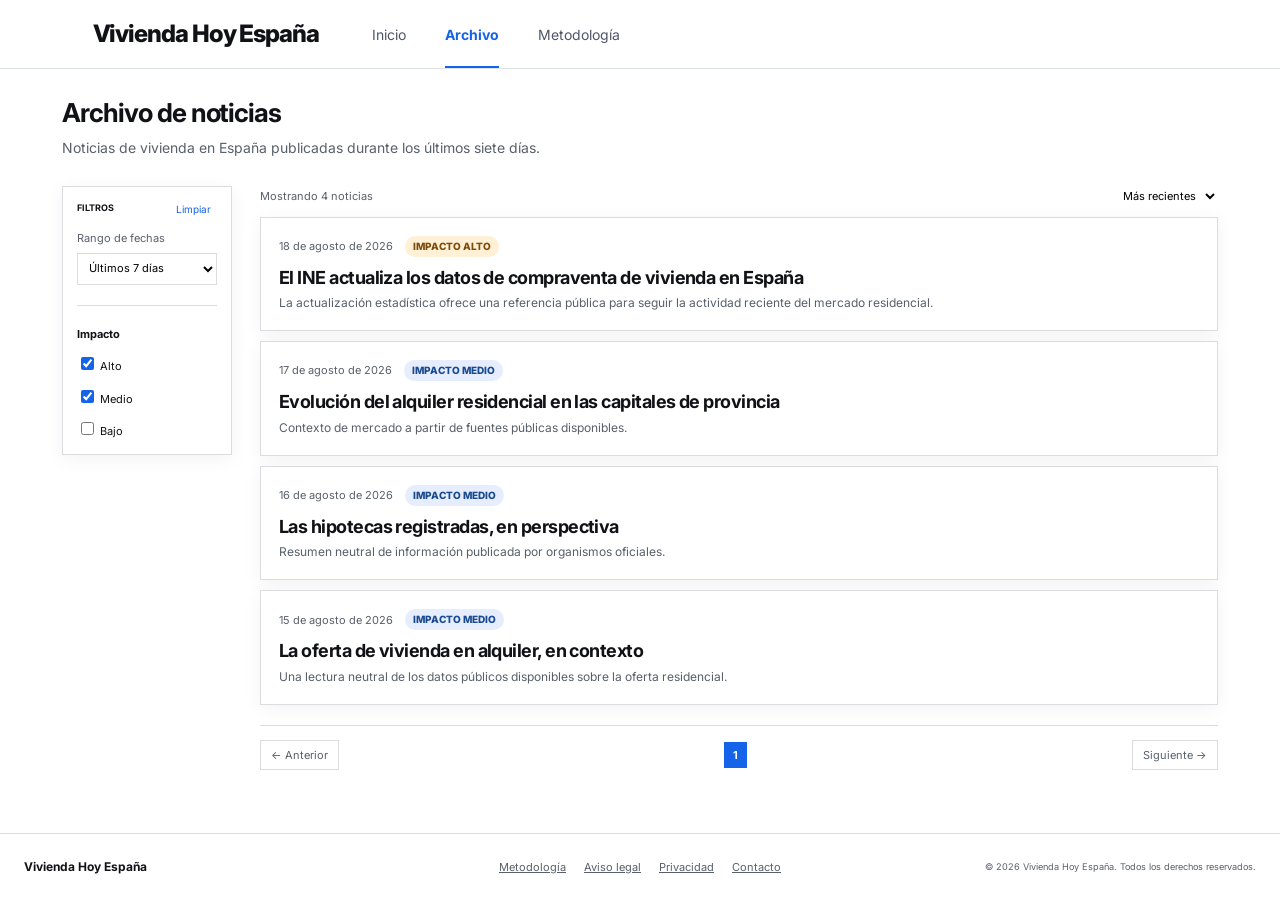
<file: archivo/index.html>
<!DOCTYPE html><html lang="es"><head><meta charset="utf-8"><meta name="viewport" content="width=device-width, initial-scale=1"><meta name="description" content="Vivienda Hoy España: información editorial sobre vivienda."><title>Archivo | Vivienda Hoy España</title><style>@import "https://fonts.googleapis.com/css2?family=Inter:wght@400;500;600;700;800&display=swap";:root{--bg:#fff;--surface:#fff;--surface-muted:#f2f0f2;--ink:#111216;--muted:#59606a;--line:#dedbe0;--blue:#1463e8;--blue-soft:#e5edff;--warning-soft:#fff0d6;--danger-soft:#fde3e2;--shadow:0 4px 18px #0f172a0d}*{box-sizing:border-box}html{background:var(--bg);min-height:100%}body{background:var(--bg);min-width:320px;min-height:100vh;color:var(--ink);flex-direction:column;margin:0;font-family:Inter,system-ui,sans-serif;font-size:14px;line-height:1.5;display:flex}main{flex:1}a{color:inherit;text-decoration:none}button,input,select{font:inherit}.site-header{z-index:20;backdrop-filter:blur(12px);background:#fffffff5;border-bottom:1px solid #dde1e8;position:sticky;top:0}.site-header__inner{align-items:center;gap:53px;width:min(1095px,100% - 48px);height:68px;margin:0 auto;display:flex}.brand{letter-spacing:-.045em;flex:none;font-size:24px;font-weight:800}.main-nav{color:#4e5669;align-self:stretch;align-items:stretch;gap:39px;font-size:14px;display:flex}.main-nav a{border-bottom:2px solid #0000;align-items:center;padding:3px 0 0;display:flex}.main-nav a[aria-current=page]{color:var(--blue);border-color:var(--blue);font-weight:700}.menu-button{color:var(--muted);background:0 0;border:0;margin-left:auto;font-size:20px;display:none}.site-footer{border-top:1px solid var(--line);background:var(--surface);margin-top:48px}.site-footer__inner{max-width:1280px;color:var(--muted);grid-template-columns:1fr auto 1fr;align-items:center;gap:20px;margin:0 auto;padding:24px;font-size:11px;display:grid}.site-footer strong{color:var(--ink);font-size:12px}.site-footer nav{gap:18px;text-decoration:underline;display:flex}.site-footer small{text-align:right}.page-shell{width:min(1556px,100% - 124px);margin:0 auto}.card{background:var(--surface);border:1px solid var(--line);box-shadow:var(--shadow)}.eyebrow{color:var(--blue);letter-spacing:.06em;text-transform:uppercase;font-size:10px;font-weight:700}.impact{text-transform:uppercase;border-radius:999px;padding:3px 8px;font-size:10px;font-weight:800;display:inline-flex}.impact--alto{background:var(--warning-soft);color:#7d4c0a}.impact--medio{background:var(--blue-soft);color:#19498e}@media (width<=720px){.site-header__inner{width:calc(100% - 32px);height:62px}.brand{font-size:16px}.main-nav{display:none}.menu-button{display:block}.site-footer__inner{text-align:center;grid-template-columns:1fr;padding:28px 16px}.site-footer nav{flex-wrap:wrap;justify-content:center}.site-footer small{text-align:center}.page-shell{width:calc(100% - 32px)}.detail__grid{grid-template-columns:minmax(0,1fr)!important}.detail__article{min-width:0}}
</style><style>.article-card[data-astro-cid-7ahxywo7]{background:var(--surface);border:1px solid var(--line);box-shadow:var(--shadow);padding:18px}.article-card__meta[data-astro-cid-7ahxywo7]{color:var(--muted);align-items:center;gap:12px;font-size:11px;display:flex}h2[data-astro-cid-7ahxywo7]{letter-spacing:-.03em;margin:10px 0 6px;font-size:18px;line-height:1.2}h2[data-astro-cid-7ahxywo7] a[data-astro-cid-7ahxywo7]:hover{color:var(--blue)}p[data-astro-cid-7ahxywo7]{color:var(--muted);margin:0;font-size:12px}.archive[data-astro-cid-bdkkizbp]{padding-top:24px}.archive__intro[data-astro-cid-bdkkizbp]{margin-bottom:28px}h1[data-astro-cid-bdkkizbp]{letter-spacing:-.04em;margin:0;font-size:26px}.archive__intro[data-astro-cid-bdkkizbp] p[data-astro-cid-bdkkizbp]{color:var(--muted);margin:5px 0 0}.archive__grid[data-astro-cid-bdkkizbp]{grid-template-columns:170px 1fr;gap:28px;display:grid}.filters[data-astro-cid-bdkkizbp]{align-self:start;padding:14px;font-size:11px}.filters__title[data-astro-cid-bdkkizbp]{justify-content:space-between;margin-bottom:12px;font-size:9px;display:flex}.filters[data-astro-cid-bdkkizbp] button[data-astro-cid-bdkkizbp]{color:var(--blue);background:0 0;border:0;font-size:10px}.filters[data-astro-cid-bdkkizbp] label[data-astro-cid-bdkkizbp]{color:var(--muted);margin-top:12px;display:block}.filters[data-astro-cid-bdkkizbp] select[data-astro-cid-bdkkizbp]{border:1px solid var(--line);background:var(--surface);width:100%;margin-top:6px;padding:7px;font-size:11px;display:block}.filters[data-astro-cid-bdkkizbp] hr[data-astro-cid-bdkkizbp]{border:0;border-top:1px solid var(--line);margin:20px 0}.filters[data-astro-cid-bdkkizbp] label[data-astro-cid-bdkkizbp]:has(input){color:var(--ink)}input[data-astro-cid-bdkkizbp]{accent-color:var(--blue)}.archive__sort[data-astro-cid-bdkkizbp]{color:var(--muted);justify-content:space-between;margin:2px 0 12px;font-size:11px;display:flex}.archive__sort[data-astro-cid-bdkkizbp] select[data-astro-cid-bdkkizbp]{background:0 0;border:0;font-size:11px}.archive__list[data-astro-cid-bdkkizbp]{gap:10px;display:grid}.pagination[data-astro-cid-bdkkizbp]{border-top:1px solid var(--line);justify-content:space-between;align-items:center;margin-top:20px;padding-top:14px;display:flex}.pagination[data-astro-cid-bdkkizbp] button[data-astro-cid-bdkkizbp]{border:1px solid var(--line);background:var(--surface);color:var(--muted);padding:6px 10px;font-size:11px}.pagination[data-astro-cid-bdkkizbp] strong[data-astro-cid-bdkkizbp]{background:var(--blue);color:#fff;padding:5px 9px;font-size:11px}@media (width<=720px){.archive__grid[data-astro-cid-bdkkizbp]{grid-template-columns:1fr}.filters[data-astro-cid-bdkkizbp]{display:none}}
</style></head><body><header class="site-header"><div class="site-header__inner"><a class="brand" href="/viviendahoyespana/">Vivienda Hoy España</a><nav aria-label="Navegación principal" class="main-nav"><a href="/viviendahoyespana/">Inicio</a><a aria-current="page" href="/viviendahoyespana/archivo/">Archivo</a><a href="/viviendahoyespana/metodologia/">Metodología</a></nav><button class="menu-button" aria-label="Abrir menú" type="button"><span aria-hidden="true">☰</span></button></div></header><main><div class="page-shell archive" data-astro-cid-bdkkizbp><header class="archive__intro" data-astro-cid-bdkkizbp><h1 data-astro-cid-bdkkizbp>Archivo de noticias</h1><p data-astro-cid-bdkkizbp>Noticias de vivienda en España publicadas durante los últimos siete días.</p></header><div class="archive__grid" data-astro-cid-bdkkizbp><aside class="filters card" data-astro-cid-bdkkizbp><div class="filters__title" data-astro-cid-bdkkizbp><strong data-astro-cid-bdkkizbp>FILTROS</strong><button type="button" data-astro-cid-bdkkizbp>Limpiar</button></div><label data-astro-cid-bdkkizbp>Rango de fechas<select data-astro-cid-bdkkizbp><option data-astro-cid-bdkkizbp>Últimos 7 días</option></select></label><hr data-astro-cid-bdkkizbp><strong data-astro-cid-bdkkizbp>Impacto</strong><label data-astro-cid-bdkkizbp><input type="checkbox" checked data-astro-cid-bdkkizbp> Alto</label><label data-astro-cid-bdkkizbp><input type="checkbox" checked data-astro-cid-bdkkizbp> Medio</label><label data-astro-cid-bdkkizbp><input type="checkbox" data-astro-cid-bdkkizbp> Bajo</label></aside><section data-astro-cid-bdkkizbp><div class="archive__sort" data-astro-cid-bdkkizbp><span data-astro-cid-bdkkizbp>Mostrando 4 noticias</span><select data-astro-cid-bdkkizbp><option data-astro-cid-bdkkizbp>Más recientes</option><option data-astro-cid-bdkkizbp>Mayor impacto</option></select></div><div class="archive__list" data-astro-cid-bdkkizbp><article class="article-card" data-astro-cid-7ahxywo7><div class="article-card__meta" data-astro-cid-7ahxywo7><time datetime="2026-08-18" data-astro-cid-7ahxywo7>18 de agosto de 2026</time><span class="impact impact--alto">Impacto alto</span></div><h2 data-astro-cid-7ahxywo7><a href="/viviendahoyespana/noticias/compraventa-vivienda-espana/" data-astro-cid-7ahxywo7>El INE actualiza los datos de compraventa de vivienda en España</a></h2><p data-astro-cid-7ahxywo7>La actualización estadística ofrece una referencia pública para seguir la actividad reciente del mercado residencial.</p></article><article class="article-card" data-astro-cid-7ahxywo7><div class="article-card__meta" data-astro-cid-7ahxywo7><time datetime="2026-08-17" data-astro-cid-7ahxywo7>17 de agosto de 2026</time><span class="impact impact--medio">Impacto medio</span></div><h2 data-astro-cid-7ahxywo7><a href="/viviendahoyespana/noticias/alquiler-capitales-provincia/" data-astro-cid-7ahxywo7>Evolución del alquiler residencial en las capitales de provincia</a></h2><p data-astro-cid-7ahxywo7>Contexto de mercado a partir de fuentes públicas disponibles.</p></article><article class="article-card" data-astro-cid-7ahxywo7><div class="article-card__meta" data-astro-cid-7ahxywo7><time datetime="2026-08-16" data-astro-cid-7ahxywo7>16 de agosto de 2026</time><span class="impact impact--medio">Impacto medio</span></div><h2 data-astro-cid-7ahxywo7><a href="/viviendahoyespana/noticias/hipotecas-registradas-perspectiva/" data-astro-cid-7ahxywo7>Las hipotecas registradas, en perspectiva</a></h2><p data-astro-cid-7ahxywo7>Resumen neutral de información publicada por organismos oficiales.</p></article><article class="article-card" data-astro-cid-7ahxywo7><div class="article-card__meta" data-astro-cid-7ahxywo7><time datetime="2026-08-15" data-astro-cid-7ahxywo7>15 de agosto de 2026</time><span class="impact impact--medio">Impacto medio</span></div><h2 data-astro-cid-7ahxywo7><a href="/viviendahoyespana/noticias/vivienda-alquiler-oferta-contexto/" data-astro-cid-7ahxywo7>La oferta de vivienda en alquiler, en contexto</a></h2><p data-astro-cid-7ahxywo7>Una lectura neutral de los datos públicos disponibles sobre la oferta residencial.</p></article></div><nav class="pagination" aria-label="Paginación" data-astro-cid-bdkkizbp><button disabled data-astro-cid-bdkkizbp>← Anterior</button><strong data-astro-cid-bdkkizbp>1</strong><button data-astro-cid-bdkkizbp>Siguiente →</button></nav></section></div></div></main><footer class="site-footer"><div class="site-footer__inner"><strong>Vivienda Hoy España</strong><nav aria-label="Enlaces del pie"><a href="/viviendahoyespana/metodologia/">Metodología</a><a href="#">Aviso legal</a><a href="#">Privacidad</a><a href="#">Contacto</a></nav><small>© 2026 Vivienda Hoy España. Todos los derechos reservados.</small></div></footer></body></html>
</file>
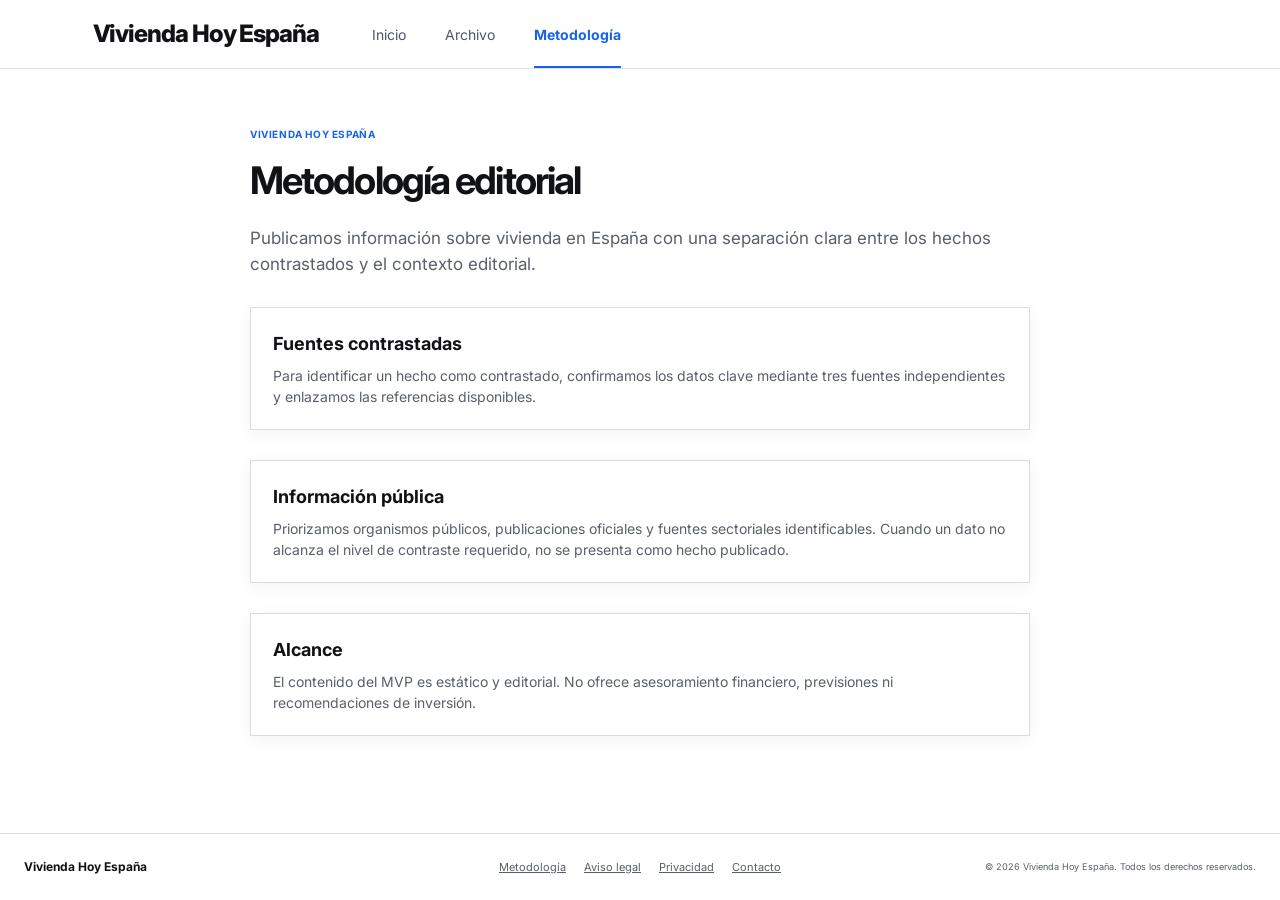
<file: metodologia/index.html>
<!DOCTYPE html><html lang="es"><head><meta charset="utf-8"><meta name="viewport" content="width=device-width, initial-scale=1"><meta name="description" content="Vivienda Hoy España: información editorial sobre vivienda."><title>Metodología | Vivienda Hoy España</title><style>@import "https://fonts.googleapis.com/css2?family=Inter:wght@400;500;600;700;800&display=swap";:root{--bg:#fff;--surface:#fff;--surface-muted:#f2f0f2;--ink:#111216;--muted:#59606a;--line:#dedbe0;--blue:#1463e8;--blue-soft:#e5edff;--warning-soft:#fff0d6;--danger-soft:#fde3e2;--shadow:0 4px 18px #0f172a0d}*{box-sizing:border-box}html{background:var(--bg);min-height:100%}body{background:var(--bg);min-width:320px;min-height:100vh;color:var(--ink);flex-direction:column;margin:0;font-family:Inter,system-ui,sans-serif;font-size:14px;line-height:1.5;display:flex}main{flex:1}a{color:inherit;text-decoration:none}button,input,select{font:inherit}.site-header{z-index:20;backdrop-filter:blur(12px);background:#fffffff5;border-bottom:1px solid #dde1e8;position:sticky;top:0}.site-header__inner{align-items:center;gap:53px;width:min(1095px,100% - 48px);height:68px;margin:0 auto;display:flex}.brand{letter-spacing:-.045em;flex:none;font-size:24px;font-weight:800}.main-nav{color:#4e5669;align-self:stretch;align-items:stretch;gap:39px;font-size:14px;display:flex}.main-nav a{border-bottom:2px solid #0000;align-items:center;padding:3px 0 0;display:flex}.main-nav a[aria-current=page]{color:var(--blue);border-color:var(--blue);font-weight:700}.menu-button{color:var(--muted);background:0 0;border:0;margin-left:auto;font-size:20px;display:none}.site-footer{border-top:1px solid var(--line);background:var(--surface);margin-top:48px}.site-footer__inner{max-width:1280px;color:var(--muted);grid-template-columns:1fr auto 1fr;align-items:center;gap:20px;margin:0 auto;padding:24px;font-size:11px;display:grid}.site-footer strong{color:var(--ink);font-size:12px}.site-footer nav{gap:18px;text-decoration:underline;display:flex}.site-footer small{text-align:right}.page-shell{width:min(1556px,100% - 124px);margin:0 auto}.card{background:var(--surface);border:1px solid var(--line);box-shadow:var(--shadow)}.eyebrow{color:var(--blue);letter-spacing:.06em;text-transform:uppercase;font-size:10px;font-weight:700}.impact{text-transform:uppercase;border-radius:999px;padding:3px 8px;font-size:10px;font-weight:800;display:inline-flex}.impact--alto{background:var(--warning-soft);color:#7d4c0a}.impact--medio{background:var(--blue-soft);color:#19498e}@media (width<=720px){.site-header__inner{width:calc(100% - 32px);height:62px}.brand{font-size:16px}.main-nav{display:none}.menu-button{display:block}.site-footer__inner{text-align:center;grid-template-columns:1fr;padding:28px 16px}.site-footer nav{flex-wrap:wrap;justify-content:center}.site-footer small{text-align:center}.page-shell{width:calc(100% - 32px)}.detail__grid{grid-template-columns:minmax(0,1fr)!important}.detail__article{min-width:0}}
</style><style>.methodology[data-astro-cid-zdd7e4ly]{max-width:780px;padding-top:48px}h1[data-astro-cid-zdd7e4ly]{letter-spacing:-.05em;margin:5px 0 12px;font-size:38px}.lead[data-astro-cid-zdd7e4ly]{color:var(--muted);font-size:17px}section[data-astro-cid-zdd7e4ly]{border:1px solid var(--line);background:var(--surface);box-shadow:var(--shadow);margin-top:30px;padding:22px}h2[data-astro-cid-zdd7e4ly]{margin:0 0 8px;font-size:18px}section[data-astro-cid-zdd7e4ly] p[data-astro-cid-zdd7e4ly]{color:var(--muted);margin:0}@media (width<=520px){.methodology[data-astro-cid-zdd7e4ly]{padding-top:30px}h1[data-astro-cid-zdd7e4ly]{font-size:30px}}
</style></head><body><header class="site-header"><div class="site-header__inner"><a class="brand" href="/viviendahoyespana/">Vivienda Hoy España</a><nav aria-label="Navegación principal" class="main-nav"><a href="/viviendahoyespana/">Inicio</a><a href="/viviendahoyespana/archivo/">Archivo</a><a aria-current="page" href="/viviendahoyespana/metodologia/">Metodología</a></nav><button class="menu-button" aria-label="Abrir menú" type="button"><span aria-hidden="true">☰</span></button></div></header><main><article class="page-shell methodology" data-astro-cid-zdd7e4ly><p class="eyebrow" data-astro-cid-zdd7e4ly>Vivienda Hoy España</p><h1 data-astro-cid-zdd7e4ly>Metodología editorial</h1><p class="lead" data-astro-cid-zdd7e4ly>Publicamos información sobre vivienda en España con una separación clara entre los hechos contrastados y el contexto editorial.</p><section data-astro-cid-zdd7e4ly><h2 data-astro-cid-zdd7e4ly>Fuentes contrastadas</h2><p data-astro-cid-zdd7e4ly>Para identificar un hecho como contrastado, confirmamos los datos clave mediante tres fuentes independientes y enlazamos las referencias disponibles.</p></section><section data-astro-cid-zdd7e4ly><h2 data-astro-cid-zdd7e4ly>Información pública</h2><p data-astro-cid-zdd7e4ly>Priorizamos organismos públicos, publicaciones oficiales y fuentes sectoriales identificables. Cuando un dato no alcanza el nivel de contraste requerido, no se presenta como hecho publicado.</p></section><section data-astro-cid-zdd7e4ly><h2 data-astro-cid-zdd7e4ly>Alcance</h2><p data-astro-cid-zdd7e4ly>El contenido del MVP es estático y editorial. No ofrece asesoramiento financiero, previsiones ni recomendaciones de inversión.</p></section></article></main><footer class="site-footer"><div class="site-footer__inner"><strong>Vivienda Hoy España</strong><nav aria-label="Enlaces del pie"><a href="/viviendahoyespana/metodologia/">Metodología</a><a href="#">Aviso legal</a><a href="#">Privacidad</a><a href="#">Contacto</a></nav><small>© 2026 Vivienda Hoy España. Todos los derechos reservados.</small></div></footer></body></html>
</file>
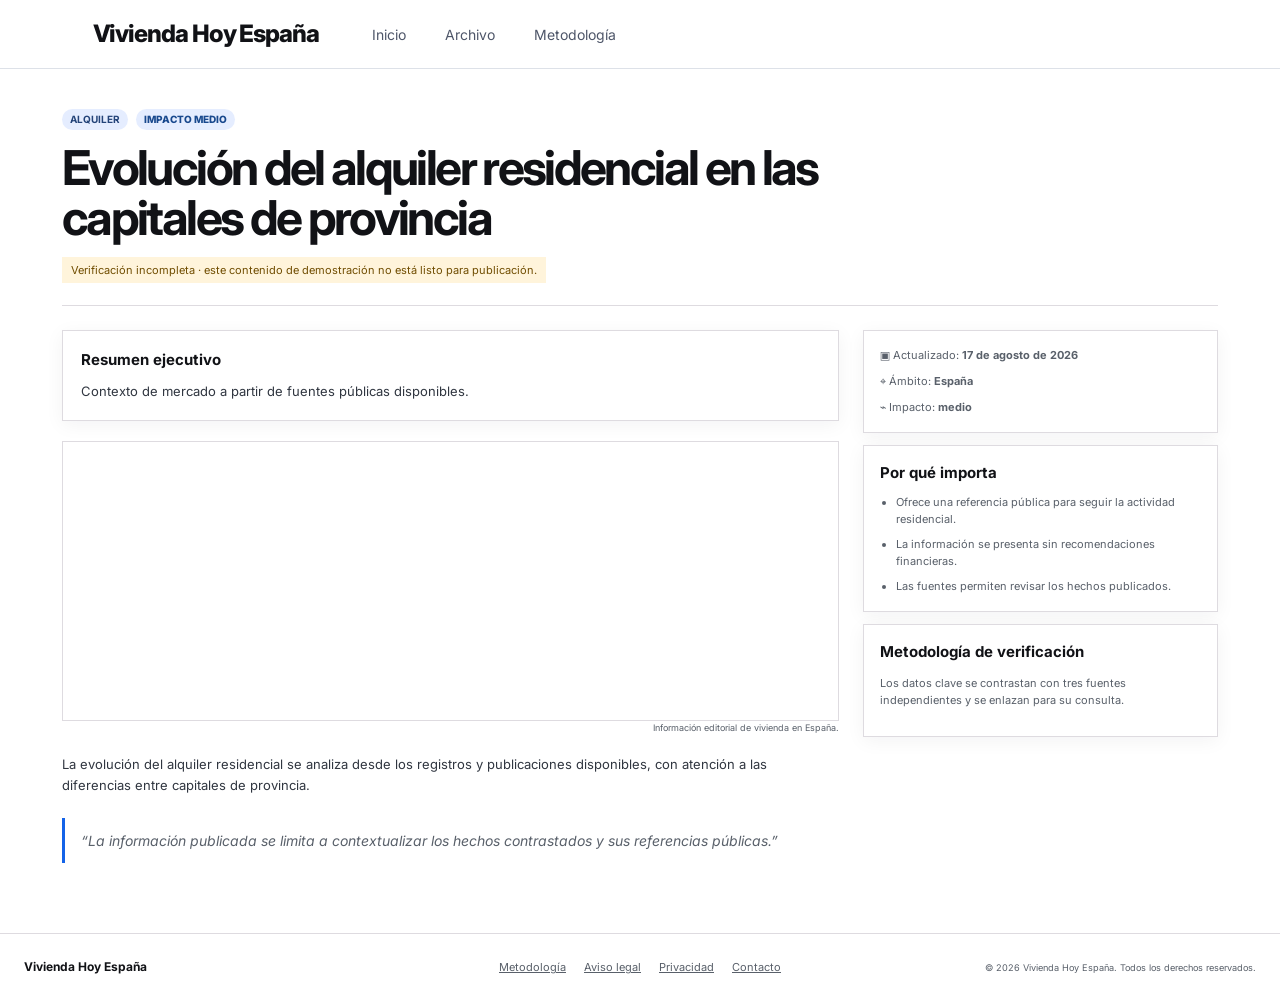
<file: noticias/alquiler-capitales-provincia/index.html>
<!DOCTYPE html><html lang="es"><head><meta charset="utf-8"><meta name="viewport" content="width=device-width, initial-scale=1"><meta name="description" content="Vivienda Hoy España: información editorial sobre vivienda."><title>Evolución del alquiler residencial en las capitales de provincia | Vivienda Hoy España</title><style>@import "https://fonts.googleapis.com/css2?family=Inter:wght@400;500;600;700;800&display=swap";:root{--bg:#fff;--surface:#fff;--surface-muted:#f2f0f2;--ink:#111216;--muted:#59606a;--line:#dedbe0;--blue:#1463e8;--blue-soft:#e5edff;--warning-soft:#fff0d6;--danger-soft:#fde3e2;--shadow:0 4px 18px #0f172a0d}*{box-sizing:border-box}html{background:var(--bg);min-height:100%}body{background:var(--bg);min-width:320px;min-height:100vh;color:var(--ink);flex-direction:column;margin:0;font-family:Inter,system-ui,sans-serif;font-size:14px;line-height:1.5;display:flex}main{flex:1}a{color:inherit;text-decoration:none}button,input,select{font:inherit}.site-header{z-index:20;backdrop-filter:blur(12px);background:#fffffff5;border-bottom:1px solid #dde1e8;position:sticky;top:0}.site-header__inner{align-items:center;gap:53px;width:min(1095px,100% - 48px);height:68px;margin:0 auto;display:flex}.brand{letter-spacing:-.045em;flex:none;font-size:24px;font-weight:800}.main-nav{color:#4e5669;align-self:stretch;align-items:stretch;gap:39px;font-size:14px;display:flex}.main-nav a{border-bottom:2px solid #0000;align-items:center;padding:3px 0 0;display:flex}.main-nav a[aria-current=page]{color:var(--blue);border-color:var(--blue);font-weight:700}.menu-button{color:var(--muted);background:0 0;border:0;margin-left:auto;font-size:20px;display:none}.site-footer{border-top:1px solid var(--line);background:var(--surface);margin-top:48px}.site-footer__inner{max-width:1280px;color:var(--muted);grid-template-columns:1fr auto 1fr;align-items:center;gap:20px;margin:0 auto;padding:24px;font-size:11px;display:grid}.site-footer strong{color:var(--ink);font-size:12px}.site-footer nav{gap:18px;text-decoration:underline;display:flex}.site-footer small{text-align:right}.page-shell{width:min(1556px,100% - 124px);margin:0 auto}.card{background:var(--surface);border:1px solid var(--line);box-shadow:var(--shadow)}.eyebrow{color:var(--blue);letter-spacing:.06em;text-transform:uppercase;font-size:10px;font-weight:700}.impact{text-transform:uppercase;border-radius:999px;padding:3px 8px;font-size:10px;font-weight:800;display:inline-flex}.impact--alto{background:var(--warning-soft);color:#7d4c0a}.impact--medio{background:var(--blue-soft);color:#19498e}@media (width<=720px){.site-header__inner{width:calc(100% - 32px);height:62px}.brand{font-size:16px}.main-nav{display:none}.menu-button{display:block}.site-footer__inner{text-align:center;grid-template-columns:1fr;padding:28px 16px}.site-footer nav{flex-wrap:wrap;justify-content:center}.site-footer small{text-align:center}.page-shell{width:calc(100% - 32px)}.detail__grid{grid-template-columns:minmax(0,1fr)!important}.detail__article{min-width:0}}
</style><style>.sources[data-astro-cid-mypmud72]{border-top:1px solid var(--line);margin-top:42px;padding-top:22px}h2[data-astro-cid-mypmud72]{margin:0 0 4px;font-size:15px}p[data-astro-cid-mypmud72]{color:var(--muted);margin:0 0 16px;font-size:12px}.sources__table-wrap[data-astro-cid-mypmud72]{border:1px solid var(--line);overflow-x:auto}table[data-astro-cid-mypmud72]{border-collapse:collapse;background:var(--surface);width:100%;min-width:620px;font-size:11px}th[data-astro-cid-mypmud72]{background:var(--surface-muted);text-align:left;font-weight:700}th[data-astro-cid-mypmud72],td[data-astro-cid-mypmud72]{border-bottom:1px solid var(--line);padding:11px 10px}tr[data-astro-cid-mypmud72]:last-child td[data-astro-cid-mypmud72]{border-bottom:0}a[data-astro-cid-mypmud72]{color:var(--blue);font-weight:600}.detail[data-astro-cid-rtrzjwax]{padding-top:22px}.detail__header[data-astro-cid-rtrzjwax]{border-bottom:1px solid var(--line);padding:18px 0 22px}.detail__tags[data-astro-cid-rtrzjwax]{color:#244479;text-transform:uppercase;align-items:center;gap:8px;font-size:10px;font-weight:700;display:flex}.detail__tags[data-astro-cid-rtrzjwax]>span[data-astro-cid-rtrzjwax]{background:var(--blue-soft);border-radius:999px;padding:3px 8px}.verification-pending[data-astro-cid-rtrzjwax]{color:#704d00;background:#fff4db;margin:0;padding:5px 9px;font-size:11px;display:inline-block}h1[data-astro-cid-rtrzjwax]{letter-spacing:-.055em;max-width:850px;margin:13px 0;font-size:clamp(31px,4vw,48px);line-height:1.05}.verified[data-astro-cid-rtrzjwax]{background:var(--blue-soft);color:#183d79;margin:0;padding:5px 9px;font-size:11px;display:inline-block}.detail__grid[data-astro-cid-rtrzjwax]{grid-template-columns:minmax(0,1.75fr) minmax(250px,.8fr);gap:24px;padding-top:24px;display:grid}.summary[data-astro-cid-rtrzjwax]{padding:18px}h2[data-astro-cid-rtrzjwax]{margin:0 0 9px;font-size:15px}.summary[data-astro-cid-rtrzjwax] p[data-astro-cid-rtrzjwax],.detail__article[data-astro-cid-rtrzjwax]>p[data-astro-cid-rtrzjwax]{color:#303640;margin:0;font-size:13px;line-height:1.62}figure[data-astro-cid-rtrzjwax]{margin:20px 0}.article-image[data-astro-cid-rtrzjwax]{border:1px solid var(--line);background:url(https://images.unsplash.com/photo-1497366811353-6870744d04b2?auto=format&fit=crop&w=1400&q=80) 50%/cover;height:280px}figcaption[data-astro-cid-rtrzjwax]{color:var(--muted);text-align:right;font-size:9px}.detail__article[data-astro-cid-rtrzjwax]>p[data-astro-cid-rtrzjwax]{margin:18px 0}blockquote[data-astro-cid-rtrzjwax]{border-left:3px solid var(--blue);color:var(--muted);margin:22px 0;padding:12px 16px;font-style:italic}.detail__aside[data-astro-cid-rtrzjwax]{align-content:start;gap:12px;display:grid}.detail__aside[data-astro-cid-rtrzjwax] section[data-astro-cid-rtrzjwax]{padding:16px}.facts[data-astro-cid-rtrzjwax] p[data-astro-cid-rtrzjwax]{color:var(--muted);margin:0 0 9px;font-size:11px}.facts[data-astro-cid-rtrzjwax] p[data-astro-cid-rtrzjwax]:last-child{margin:0}.detail__aside[data-astro-cid-rtrzjwax] p[data-astro-cid-rtrzjwax],li[data-astro-cid-rtrzjwax]{color:var(--muted);font-size:11px;line-height:1.55}ul[data-astro-cid-rtrzjwax]{margin:0;padding-left:16px}li[data-astro-cid-rtrzjwax]+li[data-astro-cid-rtrzjwax]{margin-top:8px}@media (width<=760px){.detail[data-astro-cid-rtrzjwax]{padding-top:8px}.detail__grid[data-astro-cid-rtrzjwax]{grid-template-columns:1fr}.detail__aside[data-astro-cid-rtrzjwax]{order:-1}.detail__aside[data-astro-cid-rtrzjwax] section[data-astro-cid-rtrzjwax]:not(:first-child){display:none}.article-image[data-astro-cid-rtrzjwax]{height:240px}}
</style></head><body><header class="site-header"><div class="site-header__inner"><a class="brand" href="/viviendahoyespana/">Vivienda Hoy España</a><nav aria-label="Navegación principal" class="main-nav"><a href="/viviendahoyespana/">Inicio</a><a href="/viviendahoyespana/archivo/">Archivo</a><a href="/viviendahoyespana/metodologia/">Metodología</a></nav><button class="menu-button" aria-label="Abrir menú" type="button"><span aria-hidden="true">☰</span></button></div></header><main><div class="page-shell detail" data-astro-cid-rtrzjwax><header class="detail__header" data-astro-cid-rtrzjwax><div class="detail__tags" data-astro-cid-rtrzjwax><span data-astro-cid-rtrzjwax>Alquiler</span><span class="impact impact--medio">Impacto medio</span></div><h1 data-astro-cid-rtrzjwax>Evolución del alquiler residencial en las capitales de provincia</h1><p class="verification-pending" data-astro-cid-rtrzjwax>Verificación incompleta · este contenido de demostración no está listo para publicación.</p></header><div class="detail__grid" data-astro-cid-rtrzjwax><article class="detail__article" data-astro-cid-rtrzjwax><section class="summary card" data-astro-cid-rtrzjwax><h2 data-astro-cid-rtrzjwax>Resumen ejecutivo</h2><p data-astro-cid-rtrzjwax>Contexto de mercado a partir de fuentes públicas disponibles.</p></section><figure data-astro-cid-rtrzjwax><div class="article-image" data-astro-cid-rtrzjwax></div><figcaption data-astro-cid-rtrzjwax>Información editorial de vivienda en España.</figcaption></figure><p data-astro-cid-rtrzjwax>La evolución del alquiler residencial se analiza desde los registros y publicaciones disponibles, con atención a las diferencias entre capitales de provincia.</p><blockquote data-astro-cid-rtrzjwax>“La información publicada se limita a contextualizar los hechos contrastados y sus referencias públicas.”</blockquote></article><aside class="detail__aside" data-astro-cid-rtrzjwax><section class="card facts" data-astro-cid-rtrzjwax><p data-astro-cid-rtrzjwax>▣ Actualizado: <strong data-astro-cid-rtrzjwax>17 de agosto de 2026</strong></p><p data-astro-cid-rtrzjwax>⌖ Ámbito: <strong data-astro-cid-rtrzjwax>España</strong></p><p data-astro-cid-rtrzjwax>⌁ Impacto: <strong data-astro-cid-rtrzjwax>medio</strong></p></section><section class="card" data-astro-cid-rtrzjwax><h2 data-astro-cid-rtrzjwax>Por qué importa</h2><ul data-astro-cid-rtrzjwax><li data-astro-cid-rtrzjwax>Ofrece una referencia pública para seguir la actividad residencial.</li><li data-astro-cid-rtrzjwax>La información se presenta sin recomendaciones financieras.</li><li data-astro-cid-rtrzjwax>Las fuentes permiten revisar los hechos publicados.</li></ul></section><section class="card" data-astro-cid-rtrzjwax><h2 data-astro-cid-rtrzjwax>Metodología de verificación</h2><p data-astro-cid-rtrzjwax>Los datos clave se contrastan con tres fuentes independientes y se enlazan para su consulta.</p></section></aside></div></div></main><footer class="site-footer"><div class="site-footer__inner"><strong>Vivienda Hoy España</strong><nav aria-label="Enlaces del pie"><a href="/viviendahoyespana/metodologia/">Metodología</a><a href="#">Aviso legal</a><a href="#">Privacidad</a><a href="#">Contacto</a></nav><small>© 2026 Vivienda Hoy España. Todos los derechos reservados.</small></div></footer></body></html>
</file>
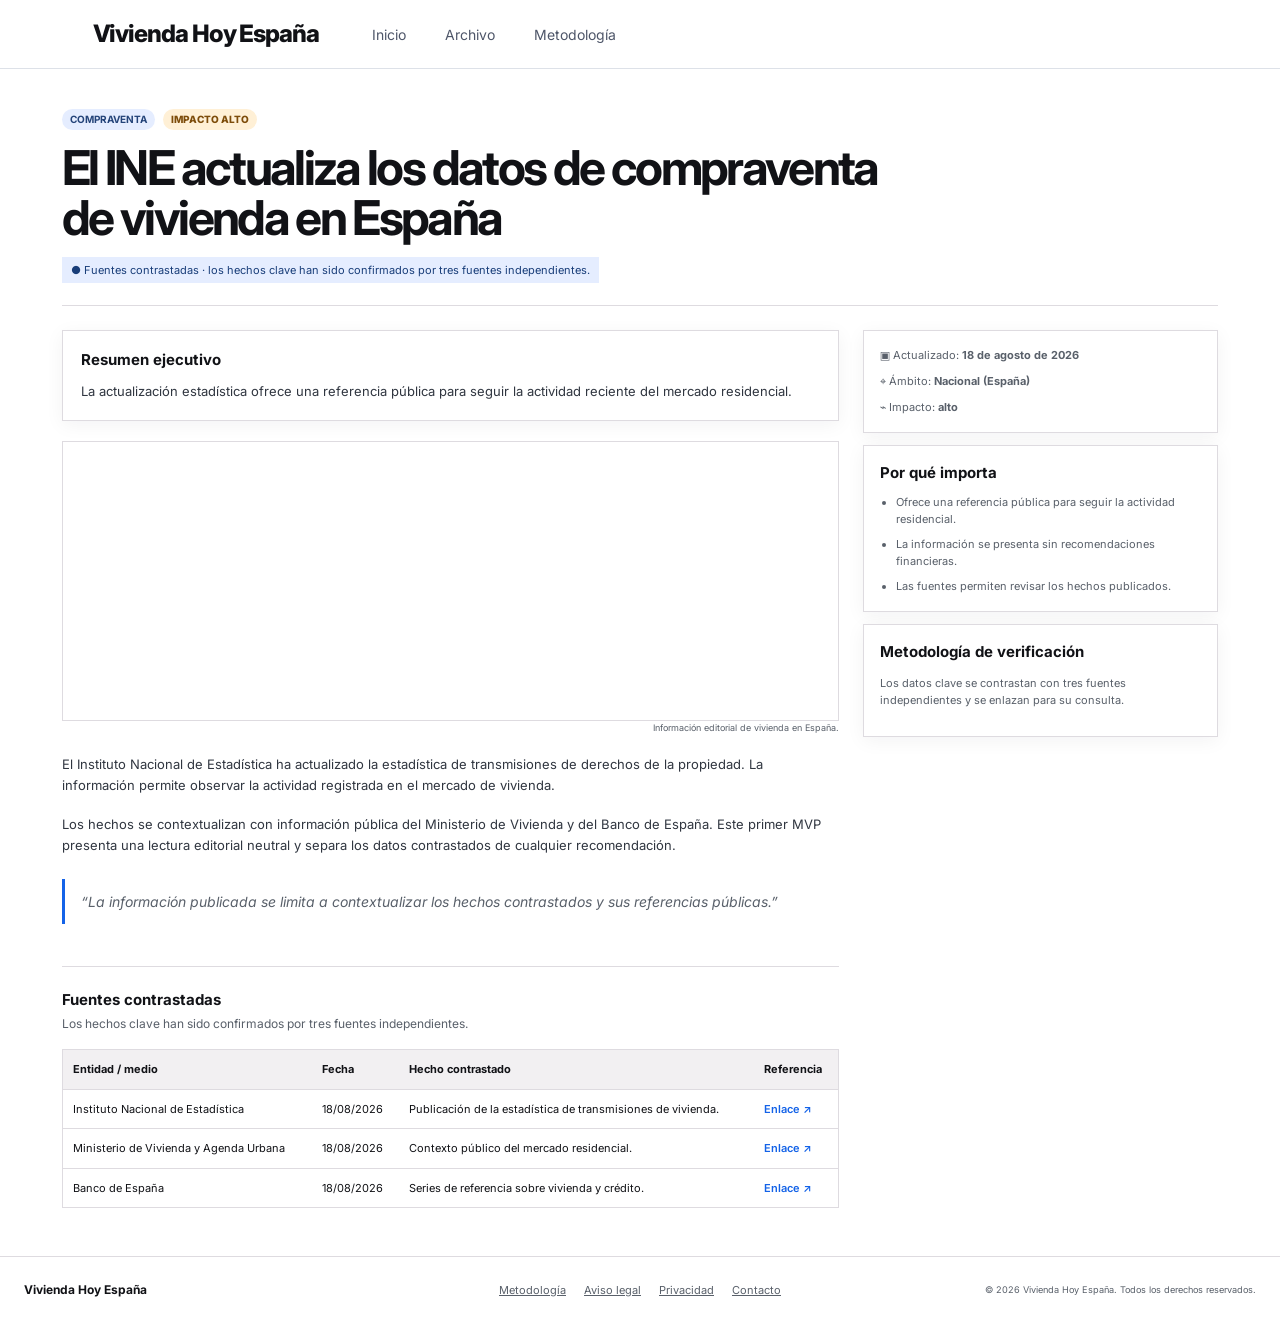
<file: noticias/compraventa-vivienda-espana/index.html>
<!DOCTYPE html><html lang="es"><head><meta charset="utf-8"><meta name="viewport" content="width=device-width, initial-scale=1"><meta name="description" content="Vivienda Hoy España: información editorial sobre vivienda."><title>El INE actualiza los datos de compraventa de vivienda en España | Vivienda Hoy España</title><style>@import "https://fonts.googleapis.com/css2?family=Inter:wght@400;500;600;700;800&display=swap";:root{--bg:#fff;--surface:#fff;--surface-muted:#f2f0f2;--ink:#111216;--muted:#59606a;--line:#dedbe0;--blue:#1463e8;--blue-soft:#e5edff;--warning-soft:#fff0d6;--danger-soft:#fde3e2;--shadow:0 4px 18px #0f172a0d}*{box-sizing:border-box}html{background:var(--bg);min-height:100%}body{background:var(--bg);min-width:320px;min-height:100vh;color:var(--ink);flex-direction:column;margin:0;font-family:Inter,system-ui,sans-serif;font-size:14px;line-height:1.5;display:flex}main{flex:1}a{color:inherit;text-decoration:none}button,input,select{font:inherit}.site-header{z-index:20;backdrop-filter:blur(12px);background:#fffffff5;border-bottom:1px solid #dde1e8;position:sticky;top:0}.site-header__inner{align-items:center;gap:53px;width:min(1095px,100% - 48px);height:68px;margin:0 auto;display:flex}.brand{letter-spacing:-.045em;flex:none;font-size:24px;font-weight:800}.main-nav{color:#4e5669;align-self:stretch;align-items:stretch;gap:39px;font-size:14px;display:flex}.main-nav a{border-bottom:2px solid #0000;align-items:center;padding:3px 0 0;display:flex}.main-nav a[aria-current=page]{color:var(--blue);border-color:var(--blue);font-weight:700}.menu-button{color:var(--muted);background:0 0;border:0;margin-left:auto;font-size:20px;display:none}.site-footer{border-top:1px solid var(--line);background:var(--surface);margin-top:48px}.site-footer__inner{max-width:1280px;color:var(--muted);grid-template-columns:1fr auto 1fr;align-items:center;gap:20px;margin:0 auto;padding:24px;font-size:11px;display:grid}.site-footer strong{color:var(--ink);font-size:12px}.site-footer nav{gap:18px;text-decoration:underline;display:flex}.site-footer small{text-align:right}.page-shell{width:min(1556px,100% - 124px);margin:0 auto}.card{background:var(--surface);border:1px solid var(--line);box-shadow:var(--shadow)}.eyebrow{color:var(--blue);letter-spacing:.06em;text-transform:uppercase;font-size:10px;font-weight:700}.impact{text-transform:uppercase;border-radius:999px;padding:3px 8px;font-size:10px;font-weight:800;display:inline-flex}.impact--alto{background:var(--warning-soft);color:#7d4c0a}.impact--medio{background:var(--blue-soft);color:#19498e}@media (width<=720px){.site-header__inner{width:calc(100% - 32px);height:62px}.brand{font-size:16px}.main-nav{display:none}.menu-button{display:block}.site-footer__inner{text-align:center;grid-template-columns:1fr;padding:28px 16px}.site-footer nav{flex-wrap:wrap;justify-content:center}.site-footer small{text-align:center}.page-shell{width:calc(100% - 32px)}.detail__grid{grid-template-columns:minmax(0,1fr)!important}.detail__article{min-width:0}}
</style><style>.sources[data-astro-cid-mypmud72]{border-top:1px solid var(--line);margin-top:42px;padding-top:22px}h2[data-astro-cid-mypmud72]{margin:0 0 4px;font-size:15px}p[data-astro-cid-mypmud72]{color:var(--muted);margin:0 0 16px;font-size:12px}.sources__table-wrap[data-astro-cid-mypmud72]{border:1px solid var(--line);overflow-x:auto}table[data-astro-cid-mypmud72]{border-collapse:collapse;background:var(--surface);width:100%;min-width:620px;font-size:11px}th[data-astro-cid-mypmud72]{background:var(--surface-muted);text-align:left;font-weight:700}th[data-astro-cid-mypmud72],td[data-astro-cid-mypmud72]{border-bottom:1px solid var(--line);padding:11px 10px}tr[data-astro-cid-mypmud72]:last-child td[data-astro-cid-mypmud72]{border-bottom:0}a[data-astro-cid-mypmud72]{color:var(--blue);font-weight:600}.detail[data-astro-cid-rtrzjwax]{padding-top:22px}.detail__header[data-astro-cid-rtrzjwax]{border-bottom:1px solid var(--line);padding:18px 0 22px}.detail__tags[data-astro-cid-rtrzjwax]{color:#244479;text-transform:uppercase;align-items:center;gap:8px;font-size:10px;font-weight:700;display:flex}.detail__tags[data-astro-cid-rtrzjwax]>span[data-astro-cid-rtrzjwax]{background:var(--blue-soft);border-radius:999px;padding:3px 8px}.verification-pending[data-astro-cid-rtrzjwax]{color:#704d00;background:#fff4db;margin:0;padding:5px 9px;font-size:11px;display:inline-block}h1[data-astro-cid-rtrzjwax]{letter-spacing:-.055em;max-width:850px;margin:13px 0;font-size:clamp(31px,4vw,48px);line-height:1.05}.verified[data-astro-cid-rtrzjwax]{background:var(--blue-soft);color:#183d79;margin:0;padding:5px 9px;font-size:11px;display:inline-block}.detail__grid[data-astro-cid-rtrzjwax]{grid-template-columns:minmax(0,1.75fr) minmax(250px,.8fr);gap:24px;padding-top:24px;display:grid}.summary[data-astro-cid-rtrzjwax]{padding:18px}h2[data-astro-cid-rtrzjwax]{margin:0 0 9px;font-size:15px}.summary[data-astro-cid-rtrzjwax] p[data-astro-cid-rtrzjwax],.detail__article[data-astro-cid-rtrzjwax]>p[data-astro-cid-rtrzjwax]{color:#303640;margin:0;font-size:13px;line-height:1.62}figure[data-astro-cid-rtrzjwax]{margin:20px 0}.article-image[data-astro-cid-rtrzjwax]{border:1px solid var(--line);background:url(https://images.unsplash.com/photo-1497366811353-6870744d04b2?auto=format&fit=crop&w=1400&q=80) 50%/cover;height:280px}figcaption[data-astro-cid-rtrzjwax]{color:var(--muted);text-align:right;font-size:9px}.detail__article[data-astro-cid-rtrzjwax]>p[data-astro-cid-rtrzjwax]{margin:18px 0}blockquote[data-astro-cid-rtrzjwax]{border-left:3px solid var(--blue);color:var(--muted);margin:22px 0;padding:12px 16px;font-style:italic}.detail__aside[data-astro-cid-rtrzjwax]{align-content:start;gap:12px;display:grid}.detail__aside[data-astro-cid-rtrzjwax] section[data-astro-cid-rtrzjwax]{padding:16px}.facts[data-astro-cid-rtrzjwax] p[data-astro-cid-rtrzjwax]{color:var(--muted);margin:0 0 9px;font-size:11px}.facts[data-astro-cid-rtrzjwax] p[data-astro-cid-rtrzjwax]:last-child{margin:0}.detail__aside[data-astro-cid-rtrzjwax] p[data-astro-cid-rtrzjwax],li[data-astro-cid-rtrzjwax]{color:var(--muted);font-size:11px;line-height:1.55}ul[data-astro-cid-rtrzjwax]{margin:0;padding-left:16px}li[data-astro-cid-rtrzjwax]+li[data-astro-cid-rtrzjwax]{margin-top:8px}@media (width<=760px){.detail[data-astro-cid-rtrzjwax]{padding-top:8px}.detail__grid[data-astro-cid-rtrzjwax]{grid-template-columns:1fr}.detail__aside[data-astro-cid-rtrzjwax]{order:-1}.detail__aside[data-astro-cid-rtrzjwax] section[data-astro-cid-rtrzjwax]:not(:first-child){display:none}.article-image[data-astro-cid-rtrzjwax]{height:240px}}
</style></head><body><header class="site-header"><div class="site-header__inner"><a class="brand" href="/viviendahoyespana/">Vivienda Hoy España</a><nav aria-label="Navegación principal" class="main-nav"><a href="/viviendahoyespana/">Inicio</a><a href="/viviendahoyespana/archivo/">Archivo</a><a href="/viviendahoyespana/metodologia/">Metodología</a></nav><button class="menu-button" aria-label="Abrir menú" type="button"><span aria-hidden="true">☰</span></button></div></header><main><div class="page-shell detail" data-astro-cid-rtrzjwax><header class="detail__header" data-astro-cid-rtrzjwax><div class="detail__tags" data-astro-cid-rtrzjwax><span data-astro-cid-rtrzjwax>Compraventa</span><span class="impact impact--alto">Impacto alto</span></div><h1 data-astro-cid-rtrzjwax>El INE actualiza los datos de compraventa de vivienda en España</h1><p class="verified" data-astro-cid-rtrzjwax>● Fuentes contrastadas · los hechos clave han sido confirmados por tres fuentes independientes.</p></header><div class="detail__grid" data-astro-cid-rtrzjwax><article class="detail__article" data-astro-cid-rtrzjwax><section class="summary card" data-astro-cid-rtrzjwax><h2 data-astro-cid-rtrzjwax>Resumen ejecutivo</h2><p data-astro-cid-rtrzjwax>La actualización estadística ofrece una referencia pública para seguir la actividad reciente del mercado residencial.</p></section><figure data-astro-cid-rtrzjwax><div class="article-image" data-astro-cid-rtrzjwax></div><figcaption data-astro-cid-rtrzjwax>Información editorial de vivienda en España.</figcaption></figure><p data-astro-cid-rtrzjwax>El Instituto Nacional de Estadística ha actualizado la estadística de transmisiones de derechos de la propiedad. La información permite observar la actividad registrada en el mercado de vivienda.</p><p data-astro-cid-rtrzjwax>Los hechos se contextualizan con información pública del Ministerio de Vivienda y del Banco de España. Este primer MVP presenta una lectura editorial neutral y separa los datos contrastados de cualquier recomendación.</p><blockquote data-astro-cid-rtrzjwax>“La información publicada se limita a contextualizar los hechos contrastados y sus referencias públicas.”</blockquote><section class="sources" data-astro-cid-mypmud72><h2 data-astro-cid-mypmud72>Fuentes contrastadas</h2><p data-astro-cid-mypmud72>Los hechos clave han sido confirmados por tres fuentes independientes.</p><div class="sources__table-wrap" data-astro-cid-mypmud72><table data-astro-cid-mypmud72><thead data-astro-cid-mypmud72><tr data-astro-cid-mypmud72><th data-astro-cid-mypmud72>Entidad / medio</th><th data-astro-cid-mypmud72>Fecha</th><th data-astro-cid-mypmud72>Hecho contrastado</th><th data-astro-cid-mypmud72>Referencia</th></tr></thead><tbody data-astro-cid-mypmud72><tr data-astro-cid-mypmud72><td data-astro-cid-mypmud72>Instituto Nacional de Estadística</td><td data-astro-cid-mypmud72>18/08/2026</td><td data-astro-cid-mypmud72>Publicación de la estadística de transmisiones de vivienda.</td><td data-astro-cid-mypmud72><a href="https://www.ine.es/" target="_blank" rel="noreferrer" data-astro-cid-mypmud72>Enlace ↗</a></td></tr><tr data-astro-cid-mypmud72><td data-astro-cid-mypmud72>Ministerio de Vivienda y Agenda Urbana</td><td data-astro-cid-mypmud72>18/08/2026</td><td data-astro-cid-mypmud72>Contexto público del mercado residencial.</td><td data-astro-cid-mypmud72><a href="https://www.mivau.gob.es/" target="_blank" rel="noreferrer" data-astro-cid-mypmud72>Enlace ↗</a></td></tr><tr data-astro-cid-mypmud72><td data-astro-cid-mypmud72>Banco de España</td><td data-astro-cid-mypmud72>18/08/2026</td><td data-astro-cid-mypmud72>Series de referencia sobre vivienda y crédito.</td><td data-astro-cid-mypmud72><a href="https://www.bde.es/" target="_blank" rel="noreferrer" data-astro-cid-mypmud72>Enlace ↗</a></td></tr></tbody></table></div></section></article><aside class="detail__aside" data-astro-cid-rtrzjwax><section class="card facts" data-astro-cid-rtrzjwax><p data-astro-cid-rtrzjwax>▣ Actualizado: <strong data-astro-cid-rtrzjwax>18 de agosto de 2026</strong></p><p data-astro-cid-rtrzjwax>⌖ Ámbito: <strong data-astro-cid-rtrzjwax>Nacional (España)</strong></p><p data-astro-cid-rtrzjwax>⌁ Impacto: <strong data-astro-cid-rtrzjwax>alto</strong></p></section><section class="card" data-astro-cid-rtrzjwax><h2 data-astro-cid-rtrzjwax>Por qué importa</h2><ul data-astro-cid-rtrzjwax><li data-astro-cid-rtrzjwax>Ofrece una referencia pública para seguir la actividad residencial.</li><li data-astro-cid-rtrzjwax>La información se presenta sin recomendaciones financieras.</li><li data-astro-cid-rtrzjwax>Las fuentes permiten revisar los hechos publicados.</li></ul></section><section class="card" data-astro-cid-rtrzjwax><h2 data-astro-cid-rtrzjwax>Metodología de verificación</h2><p data-astro-cid-rtrzjwax>Los datos clave se contrastan con tres fuentes independientes y se enlazan para su consulta.</p></section></aside></div></div></main><footer class="site-footer"><div class="site-footer__inner"><strong>Vivienda Hoy España</strong><nav aria-label="Enlaces del pie"><a href="/viviendahoyespana/metodologia/">Metodología</a><a href="#">Aviso legal</a><a href="#">Privacidad</a><a href="#">Contacto</a></nav><small>© 2026 Vivienda Hoy España. Todos los derechos reservados.</small></div></footer></body></html>
</file>
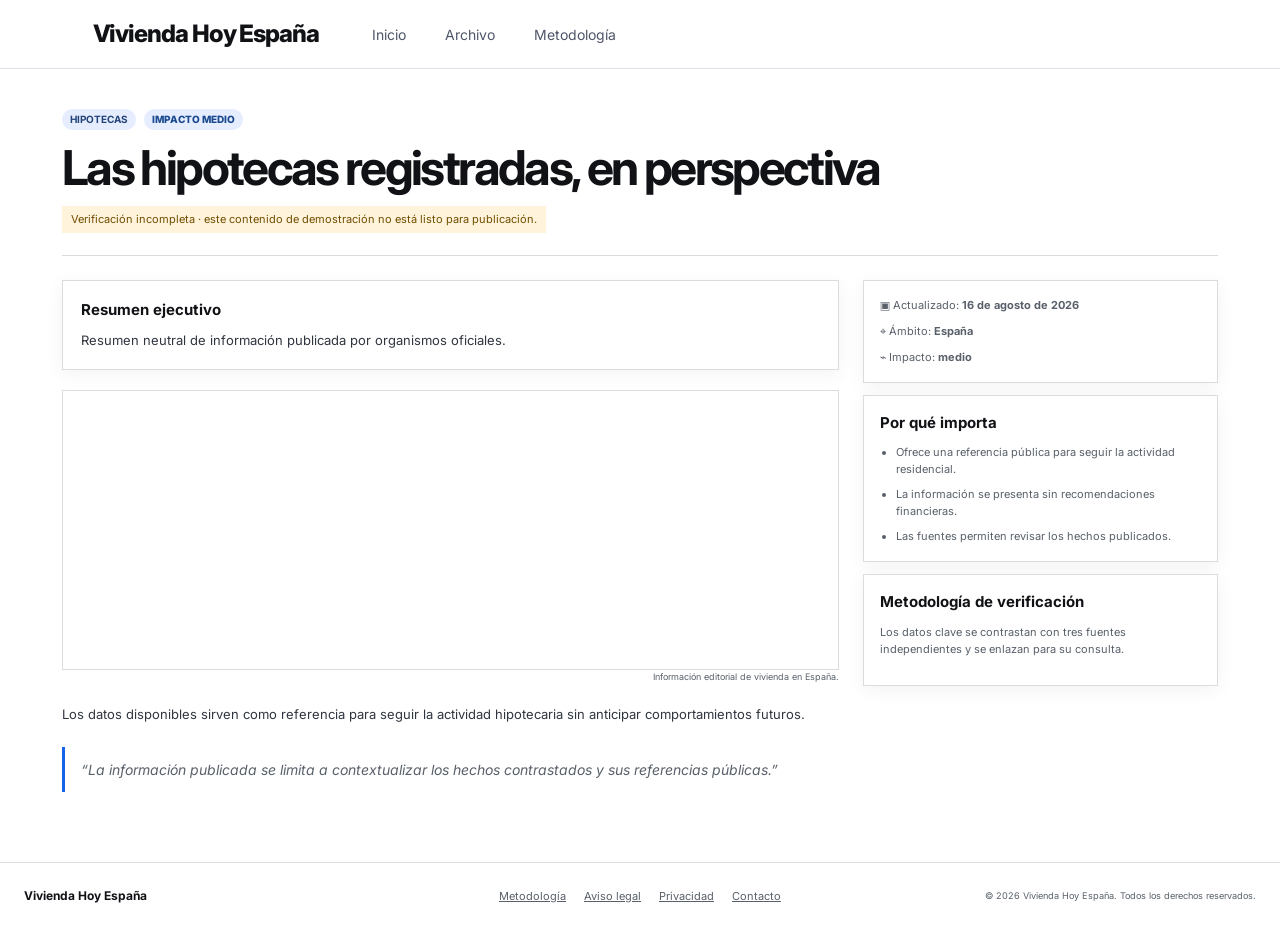
<file: noticias/hipotecas-registradas-perspectiva/index.html>
<!DOCTYPE html><html lang="es"><head><meta charset="utf-8"><meta name="viewport" content="width=device-width, initial-scale=1"><meta name="description" content="Vivienda Hoy España: información editorial sobre vivienda."><title>Las hipotecas registradas, en perspectiva | Vivienda Hoy España</title><style>@import "https://fonts.googleapis.com/css2?family=Inter:wght@400;500;600;700;800&display=swap";:root{--bg:#fff;--surface:#fff;--surface-muted:#f2f0f2;--ink:#111216;--muted:#59606a;--line:#dedbe0;--blue:#1463e8;--blue-soft:#e5edff;--warning-soft:#fff0d6;--danger-soft:#fde3e2;--shadow:0 4px 18px #0f172a0d}*{box-sizing:border-box}html{background:var(--bg);min-height:100%}body{background:var(--bg);min-width:320px;min-height:100vh;color:var(--ink);flex-direction:column;margin:0;font-family:Inter,system-ui,sans-serif;font-size:14px;line-height:1.5;display:flex}main{flex:1}a{color:inherit;text-decoration:none}button,input,select{font:inherit}.site-header{z-index:20;backdrop-filter:blur(12px);background:#fffffff5;border-bottom:1px solid #dde1e8;position:sticky;top:0}.site-header__inner{align-items:center;gap:53px;width:min(1095px,100% - 48px);height:68px;margin:0 auto;display:flex}.brand{letter-spacing:-.045em;flex:none;font-size:24px;font-weight:800}.main-nav{color:#4e5669;align-self:stretch;align-items:stretch;gap:39px;font-size:14px;display:flex}.main-nav a{border-bottom:2px solid #0000;align-items:center;padding:3px 0 0;display:flex}.main-nav a[aria-current=page]{color:var(--blue);border-color:var(--blue);font-weight:700}.menu-button{color:var(--muted);background:0 0;border:0;margin-left:auto;font-size:20px;display:none}.site-footer{border-top:1px solid var(--line);background:var(--surface);margin-top:48px}.site-footer__inner{max-width:1280px;color:var(--muted);grid-template-columns:1fr auto 1fr;align-items:center;gap:20px;margin:0 auto;padding:24px;font-size:11px;display:grid}.site-footer strong{color:var(--ink);font-size:12px}.site-footer nav{gap:18px;text-decoration:underline;display:flex}.site-footer small{text-align:right}.page-shell{width:min(1556px,100% - 124px);margin:0 auto}.card{background:var(--surface);border:1px solid var(--line);box-shadow:var(--shadow)}.eyebrow{color:var(--blue);letter-spacing:.06em;text-transform:uppercase;font-size:10px;font-weight:700}.impact{text-transform:uppercase;border-radius:999px;padding:3px 8px;font-size:10px;font-weight:800;display:inline-flex}.impact--alto{background:var(--warning-soft);color:#7d4c0a}.impact--medio{background:var(--blue-soft);color:#19498e}@media (width<=720px){.site-header__inner{width:calc(100% - 32px);height:62px}.brand{font-size:16px}.main-nav{display:none}.menu-button{display:block}.site-footer__inner{text-align:center;grid-template-columns:1fr;padding:28px 16px}.site-footer nav{flex-wrap:wrap;justify-content:center}.site-footer small{text-align:center}.page-shell{width:calc(100% - 32px)}.detail__grid{grid-template-columns:minmax(0,1fr)!important}.detail__article{min-width:0}}
</style><style>.sources[data-astro-cid-mypmud72]{border-top:1px solid var(--line);margin-top:42px;padding-top:22px}h2[data-astro-cid-mypmud72]{margin:0 0 4px;font-size:15px}p[data-astro-cid-mypmud72]{color:var(--muted);margin:0 0 16px;font-size:12px}.sources__table-wrap[data-astro-cid-mypmud72]{border:1px solid var(--line);overflow-x:auto}table[data-astro-cid-mypmud72]{border-collapse:collapse;background:var(--surface);width:100%;min-width:620px;font-size:11px}th[data-astro-cid-mypmud72]{background:var(--surface-muted);text-align:left;font-weight:700}th[data-astro-cid-mypmud72],td[data-astro-cid-mypmud72]{border-bottom:1px solid var(--line);padding:11px 10px}tr[data-astro-cid-mypmud72]:last-child td[data-astro-cid-mypmud72]{border-bottom:0}a[data-astro-cid-mypmud72]{color:var(--blue);font-weight:600}.detail[data-astro-cid-rtrzjwax]{padding-top:22px}.detail__header[data-astro-cid-rtrzjwax]{border-bottom:1px solid var(--line);padding:18px 0 22px}.detail__tags[data-astro-cid-rtrzjwax]{color:#244479;text-transform:uppercase;align-items:center;gap:8px;font-size:10px;font-weight:700;display:flex}.detail__tags[data-astro-cid-rtrzjwax]>span[data-astro-cid-rtrzjwax]{background:var(--blue-soft);border-radius:999px;padding:3px 8px}.verification-pending[data-astro-cid-rtrzjwax]{color:#704d00;background:#fff4db;margin:0;padding:5px 9px;font-size:11px;display:inline-block}h1[data-astro-cid-rtrzjwax]{letter-spacing:-.055em;max-width:850px;margin:13px 0;font-size:clamp(31px,4vw,48px);line-height:1.05}.verified[data-astro-cid-rtrzjwax]{background:var(--blue-soft);color:#183d79;margin:0;padding:5px 9px;font-size:11px;display:inline-block}.detail__grid[data-astro-cid-rtrzjwax]{grid-template-columns:minmax(0,1.75fr) minmax(250px,.8fr);gap:24px;padding-top:24px;display:grid}.summary[data-astro-cid-rtrzjwax]{padding:18px}h2[data-astro-cid-rtrzjwax]{margin:0 0 9px;font-size:15px}.summary[data-astro-cid-rtrzjwax] p[data-astro-cid-rtrzjwax],.detail__article[data-astro-cid-rtrzjwax]>p[data-astro-cid-rtrzjwax]{color:#303640;margin:0;font-size:13px;line-height:1.62}figure[data-astro-cid-rtrzjwax]{margin:20px 0}.article-image[data-astro-cid-rtrzjwax]{border:1px solid var(--line);background:url(https://images.unsplash.com/photo-1497366811353-6870744d04b2?auto=format&fit=crop&w=1400&q=80) 50%/cover;height:280px}figcaption[data-astro-cid-rtrzjwax]{color:var(--muted);text-align:right;font-size:9px}.detail__article[data-astro-cid-rtrzjwax]>p[data-astro-cid-rtrzjwax]{margin:18px 0}blockquote[data-astro-cid-rtrzjwax]{border-left:3px solid var(--blue);color:var(--muted);margin:22px 0;padding:12px 16px;font-style:italic}.detail__aside[data-astro-cid-rtrzjwax]{align-content:start;gap:12px;display:grid}.detail__aside[data-astro-cid-rtrzjwax] section[data-astro-cid-rtrzjwax]{padding:16px}.facts[data-astro-cid-rtrzjwax] p[data-astro-cid-rtrzjwax]{color:var(--muted);margin:0 0 9px;font-size:11px}.facts[data-astro-cid-rtrzjwax] p[data-astro-cid-rtrzjwax]:last-child{margin:0}.detail__aside[data-astro-cid-rtrzjwax] p[data-astro-cid-rtrzjwax],li[data-astro-cid-rtrzjwax]{color:var(--muted);font-size:11px;line-height:1.55}ul[data-astro-cid-rtrzjwax]{margin:0;padding-left:16px}li[data-astro-cid-rtrzjwax]+li[data-astro-cid-rtrzjwax]{margin-top:8px}@media (width<=760px){.detail[data-astro-cid-rtrzjwax]{padding-top:8px}.detail__grid[data-astro-cid-rtrzjwax]{grid-template-columns:1fr}.detail__aside[data-astro-cid-rtrzjwax]{order:-1}.detail__aside[data-astro-cid-rtrzjwax] section[data-astro-cid-rtrzjwax]:not(:first-child){display:none}.article-image[data-astro-cid-rtrzjwax]{height:240px}}
</style></head><body><header class="site-header"><div class="site-header__inner"><a class="brand" href="/viviendahoyespana/">Vivienda Hoy España</a><nav aria-label="Navegación principal" class="main-nav"><a href="/viviendahoyespana/">Inicio</a><a href="/viviendahoyespana/archivo/">Archivo</a><a href="/viviendahoyespana/metodologia/">Metodología</a></nav><button class="menu-button" aria-label="Abrir menú" type="button"><span aria-hidden="true">☰</span></button></div></header><main><div class="page-shell detail" data-astro-cid-rtrzjwax><header class="detail__header" data-astro-cid-rtrzjwax><div class="detail__tags" data-astro-cid-rtrzjwax><span data-astro-cid-rtrzjwax>Hipotecas</span><span class="impact impact--medio">Impacto medio</span></div><h1 data-astro-cid-rtrzjwax>Las hipotecas registradas, en perspectiva</h1><p class="verification-pending" data-astro-cid-rtrzjwax>Verificación incompleta · este contenido de demostración no está listo para publicación.</p></header><div class="detail__grid" data-astro-cid-rtrzjwax><article class="detail__article" data-astro-cid-rtrzjwax><section class="summary card" data-astro-cid-rtrzjwax><h2 data-astro-cid-rtrzjwax>Resumen ejecutivo</h2><p data-astro-cid-rtrzjwax>Resumen neutral de información publicada por organismos oficiales.</p></section><figure data-astro-cid-rtrzjwax><div class="article-image" data-astro-cid-rtrzjwax></div><figcaption data-astro-cid-rtrzjwax>Información editorial de vivienda en España.</figcaption></figure><p data-astro-cid-rtrzjwax>Los datos disponibles sirven como referencia para seguir la actividad hipotecaria sin anticipar comportamientos futuros.</p><blockquote data-astro-cid-rtrzjwax>“La información publicada se limita a contextualizar los hechos contrastados y sus referencias públicas.”</blockquote></article><aside class="detail__aside" data-astro-cid-rtrzjwax><section class="card facts" data-astro-cid-rtrzjwax><p data-astro-cid-rtrzjwax>▣ Actualizado: <strong data-astro-cid-rtrzjwax>16 de agosto de 2026</strong></p><p data-astro-cid-rtrzjwax>⌖ Ámbito: <strong data-astro-cid-rtrzjwax>España</strong></p><p data-astro-cid-rtrzjwax>⌁ Impacto: <strong data-astro-cid-rtrzjwax>medio</strong></p></section><section class="card" data-astro-cid-rtrzjwax><h2 data-astro-cid-rtrzjwax>Por qué importa</h2><ul data-astro-cid-rtrzjwax><li data-astro-cid-rtrzjwax>Ofrece una referencia pública para seguir la actividad residencial.</li><li data-astro-cid-rtrzjwax>La información se presenta sin recomendaciones financieras.</li><li data-astro-cid-rtrzjwax>Las fuentes permiten revisar los hechos publicados.</li></ul></section><section class="card" data-astro-cid-rtrzjwax><h2 data-astro-cid-rtrzjwax>Metodología de verificación</h2><p data-astro-cid-rtrzjwax>Los datos clave se contrastan con tres fuentes independientes y se enlazan para su consulta.</p></section></aside></div></div></main><footer class="site-footer"><div class="site-footer__inner"><strong>Vivienda Hoy España</strong><nav aria-label="Enlaces del pie"><a href="/viviendahoyespana/metodologia/">Metodología</a><a href="#">Aviso legal</a><a href="#">Privacidad</a><a href="#">Contacto</a></nav><small>© 2026 Vivienda Hoy España. Todos los derechos reservados.</small></div></footer></body></html>
</file>
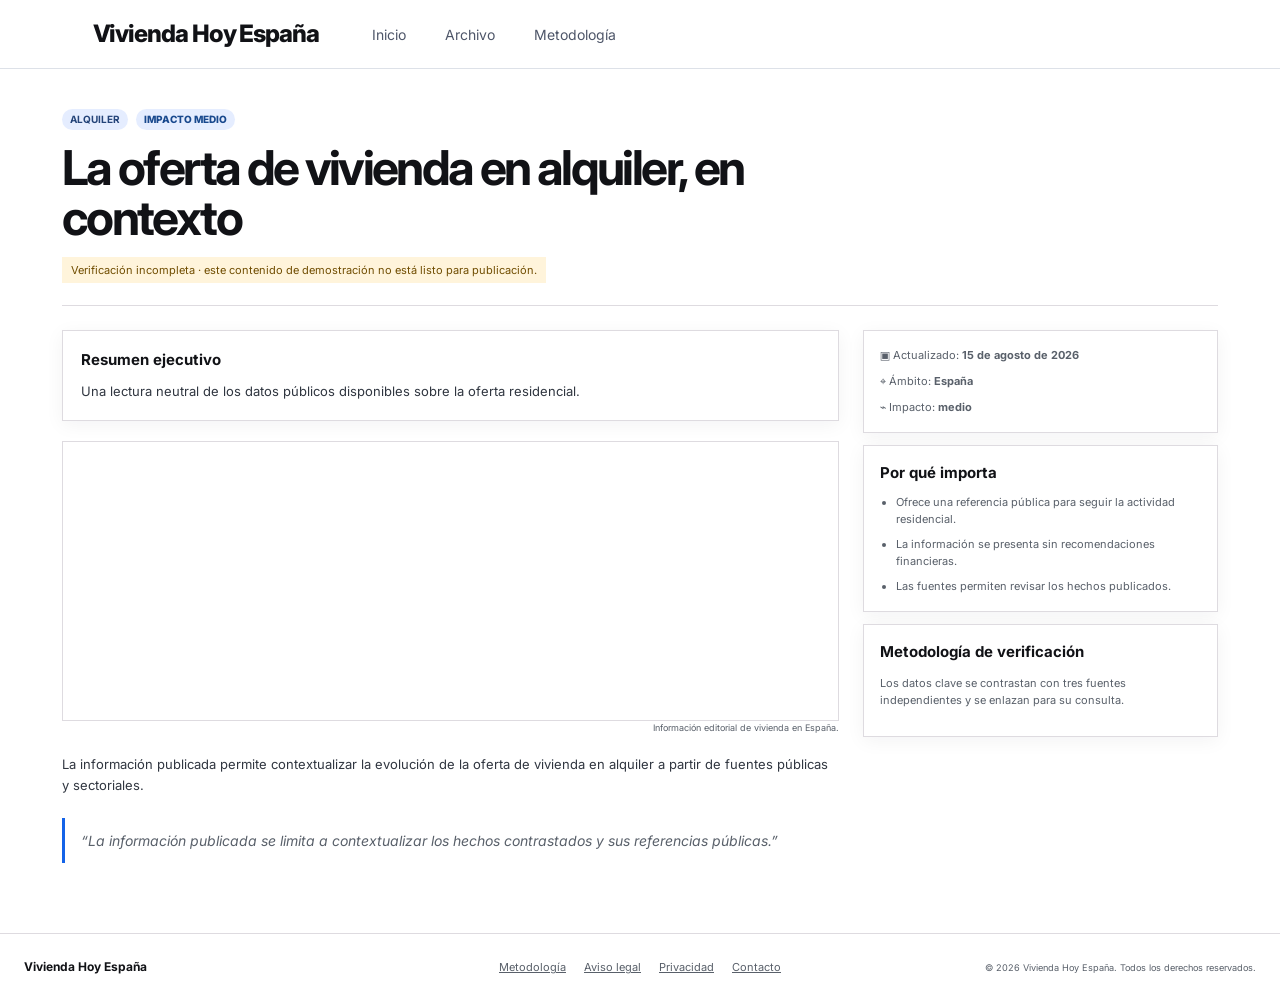
<file: noticias/vivienda-alquiler-oferta-contexto/index.html>
<!DOCTYPE html><html lang="es"><head><meta charset="utf-8"><meta name="viewport" content="width=device-width, initial-scale=1"><meta name="description" content="Vivienda Hoy España: información editorial sobre vivienda."><title>La oferta de vivienda en alquiler, en contexto | Vivienda Hoy España</title><style>@import "https://fonts.googleapis.com/css2?family=Inter:wght@400;500;600;700;800&display=swap";:root{--bg:#fff;--surface:#fff;--surface-muted:#f2f0f2;--ink:#111216;--muted:#59606a;--line:#dedbe0;--blue:#1463e8;--blue-soft:#e5edff;--warning-soft:#fff0d6;--danger-soft:#fde3e2;--shadow:0 4px 18px #0f172a0d}*{box-sizing:border-box}html{background:var(--bg);min-height:100%}body{background:var(--bg);min-width:320px;min-height:100vh;color:var(--ink);flex-direction:column;margin:0;font-family:Inter,system-ui,sans-serif;font-size:14px;line-height:1.5;display:flex}main{flex:1}a{color:inherit;text-decoration:none}button,input,select{font:inherit}.site-header{z-index:20;backdrop-filter:blur(12px);background:#fffffff5;border-bottom:1px solid #dde1e8;position:sticky;top:0}.site-header__inner{align-items:center;gap:53px;width:min(1095px,100% - 48px);height:68px;margin:0 auto;display:flex}.brand{letter-spacing:-.045em;flex:none;font-size:24px;font-weight:800}.main-nav{color:#4e5669;align-self:stretch;align-items:stretch;gap:39px;font-size:14px;display:flex}.main-nav a{border-bottom:2px solid #0000;align-items:center;padding:3px 0 0;display:flex}.main-nav a[aria-current=page]{color:var(--blue);border-color:var(--blue);font-weight:700}.menu-button{color:var(--muted);background:0 0;border:0;margin-left:auto;font-size:20px;display:none}.site-footer{border-top:1px solid var(--line);background:var(--surface);margin-top:48px}.site-footer__inner{max-width:1280px;color:var(--muted);grid-template-columns:1fr auto 1fr;align-items:center;gap:20px;margin:0 auto;padding:24px;font-size:11px;display:grid}.site-footer strong{color:var(--ink);font-size:12px}.site-footer nav{gap:18px;text-decoration:underline;display:flex}.site-footer small{text-align:right}.page-shell{width:min(1556px,100% - 124px);margin:0 auto}.card{background:var(--surface);border:1px solid var(--line);box-shadow:var(--shadow)}.eyebrow{color:var(--blue);letter-spacing:.06em;text-transform:uppercase;font-size:10px;font-weight:700}.impact{text-transform:uppercase;border-radius:999px;padding:3px 8px;font-size:10px;font-weight:800;display:inline-flex}.impact--alto{background:var(--warning-soft);color:#7d4c0a}.impact--medio{background:var(--blue-soft);color:#19498e}@media (width<=720px){.site-header__inner{width:calc(100% - 32px);height:62px}.brand{font-size:16px}.main-nav{display:none}.menu-button{display:block}.site-footer__inner{text-align:center;grid-template-columns:1fr;padding:28px 16px}.site-footer nav{flex-wrap:wrap;justify-content:center}.site-footer small{text-align:center}.page-shell{width:calc(100% - 32px)}.detail__grid{grid-template-columns:minmax(0,1fr)!important}.detail__article{min-width:0}}
</style><style>.sources[data-astro-cid-mypmud72]{border-top:1px solid var(--line);margin-top:42px;padding-top:22px}h2[data-astro-cid-mypmud72]{margin:0 0 4px;font-size:15px}p[data-astro-cid-mypmud72]{color:var(--muted);margin:0 0 16px;font-size:12px}.sources__table-wrap[data-astro-cid-mypmud72]{border:1px solid var(--line);overflow-x:auto}table[data-astro-cid-mypmud72]{border-collapse:collapse;background:var(--surface);width:100%;min-width:620px;font-size:11px}th[data-astro-cid-mypmud72]{background:var(--surface-muted);text-align:left;font-weight:700}th[data-astro-cid-mypmud72],td[data-astro-cid-mypmud72]{border-bottom:1px solid var(--line);padding:11px 10px}tr[data-astro-cid-mypmud72]:last-child td[data-astro-cid-mypmud72]{border-bottom:0}a[data-astro-cid-mypmud72]{color:var(--blue);font-weight:600}.detail[data-astro-cid-rtrzjwax]{padding-top:22px}.detail__header[data-astro-cid-rtrzjwax]{border-bottom:1px solid var(--line);padding:18px 0 22px}.detail__tags[data-astro-cid-rtrzjwax]{color:#244479;text-transform:uppercase;align-items:center;gap:8px;font-size:10px;font-weight:700;display:flex}.detail__tags[data-astro-cid-rtrzjwax]>span[data-astro-cid-rtrzjwax]{background:var(--blue-soft);border-radius:999px;padding:3px 8px}.verification-pending[data-astro-cid-rtrzjwax]{color:#704d00;background:#fff4db;margin:0;padding:5px 9px;font-size:11px;display:inline-block}h1[data-astro-cid-rtrzjwax]{letter-spacing:-.055em;max-width:850px;margin:13px 0;font-size:clamp(31px,4vw,48px);line-height:1.05}.verified[data-astro-cid-rtrzjwax]{background:var(--blue-soft);color:#183d79;margin:0;padding:5px 9px;font-size:11px;display:inline-block}.detail__grid[data-astro-cid-rtrzjwax]{grid-template-columns:minmax(0,1.75fr) minmax(250px,.8fr);gap:24px;padding-top:24px;display:grid}.summary[data-astro-cid-rtrzjwax]{padding:18px}h2[data-astro-cid-rtrzjwax]{margin:0 0 9px;font-size:15px}.summary[data-astro-cid-rtrzjwax] p[data-astro-cid-rtrzjwax],.detail__article[data-astro-cid-rtrzjwax]>p[data-astro-cid-rtrzjwax]{color:#303640;margin:0;font-size:13px;line-height:1.62}figure[data-astro-cid-rtrzjwax]{margin:20px 0}.article-image[data-astro-cid-rtrzjwax]{border:1px solid var(--line);background:url(https://images.unsplash.com/photo-1497366811353-6870744d04b2?auto=format&fit=crop&w=1400&q=80) 50%/cover;height:280px}figcaption[data-astro-cid-rtrzjwax]{color:var(--muted);text-align:right;font-size:9px}.detail__article[data-astro-cid-rtrzjwax]>p[data-astro-cid-rtrzjwax]{margin:18px 0}blockquote[data-astro-cid-rtrzjwax]{border-left:3px solid var(--blue);color:var(--muted);margin:22px 0;padding:12px 16px;font-style:italic}.detail__aside[data-astro-cid-rtrzjwax]{align-content:start;gap:12px;display:grid}.detail__aside[data-astro-cid-rtrzjwax] section[data-astro-cid-rtrzjwax]{padding:16px}.facts[data-astro-cid-rtrzjwax] p[data-astro-cid-rtrzjwax]{color:var(--muted);margin:0 0 9px;font-size:11px}.facts[data-astro-cid-rtrzjwax] p[data-astro-cid-rtrzjwax]:last-child{margin:0}.detail__aside[data-astro-cid-rtrzjwax] p[data-astro-cid-rtrzjwax],li[data-astro-cid-rtrzjwax]{color:var(--muted);font-size:11px;line-height:1.55}ul[data-astro-cid-rtrzjwax]{margin:0;padding-left:16px}li[data-astro-cid-rtrzjwax]+li[data-astro-cid-rtrzjwax]{margin-top:8px}@media (width<=760px){.detail[data-astro-cid-rtrzjwax]{padding-top:8px}.detail__grid[data-astro-cid-rtrzjwax]{grid-template-columns:1fr}.detail__aside[data-astro-cid-rtrzjwax]{order:-1}.detail__aside[data-astro-cid-rtrzjwax] section[data-astro-cid-rtrzjwax]:not(:first-child){display:none}.article-image[data-astro-cid-rtrzjwax]{height:240px}}
</style></head><body><header class="site-header"><div class="site-header__inner"><a class="brand" href="/viviendahoyespana/">Vivienda Hoy España</a><nav aria-label="Navegación principal" class="main-nav"><a href="/viviendahoyespana/">Inicio</a><a href="/viviendahoyespana/archivo/">Archivo</a><a href="/viviendahoyespana/metodologia/">Metodología</a></nav><button class="menu-button" aria-label="Abrir menú" type="button"><span aria-hidden="true">☰</span></button></div></header><main><div class="page-shell detail" data-astro-cid-rtrzjwax><header class="detail__header" data-astro-cid-rtrzjwax><div class="detail__tags" data-astro-cid-rtrzjwax><span data-astro-cid-rtrzjwax>Alquiler</span><span class="impact impact--medio">Impacto medio</span></div><h1 data-astro-cid-rtrzjwax>La oferta de vivienda en alquiler, en contexto</h1><p class="verification-pending" data-astro-cid-rtrzjwax>Verificación incompleta · este contenido de demostración no está listo para publicación.</p></header><div class="detail__grid" data-astro-cid-rtrzjwax><article class="detail__article" data-astro-cid-rtrzjwax><section class="summary card" data-astro-cid-rtrzjwax><h2 data-astro-cid-rtrzjwax>Resumen ejecutivo</h2><p data-astro-cid-rtrzjwax>Una lectura neutral de los datos públicos disponibles sobre la oferta residencial.</p></section><figure data-astro-cid-rtrzjwax><div class="article-image" data-astro-cid-rtrzjwax></div><figcaption data-astro-cid-rtrzjwax>Información editorial de vivienda en España.</figcaption></figure><p data-astro-cid-rtrzjwax>La información publicada permite contextualizar la evolución de la oferta de vivienda en alquiler a partir de fuentes públicas y sectoriales.</p><blockquote data-astro-cid-rtrzjwax>“La información publicada se limita a contextualizar los hechos contrastados y sus referencias públicas.”</blockquote></article><aside class="detail__aside" data-astro-cid-rtrzjwax><section class="card facts" data-astro-cid-rtrzjwax><p data-astro-cid-rtrzjwax>▣ Actualizado: <strong data-astro-cid-rtrzjwax>15 de agosto de 2026</strong></p><p data-astro-cid-rtrzjwax>⌖ Ámbito: <strong data-astro-cid-rtrzjwax>España</strong></p><p data-astro-cid-rtrzjwax>⌁ Impacto: <strong data-astro-cid-rtrzjwax>medio</strong></p></section><section class="card" data-astro-cid-rtrzjwax><h2 data-astro-cid-rtrzjwax>Por qué importa</h2><ul data-astro-cid-rtrzjwax><li data-astro-cid-rtrzjwax>Ofrece una referencia pública para seguir la actividad residencial.</li><li data-astro-cid-rtrzjwax>La información se presenta sin recomendaciones financieras.</li><li data-astro-cid-rtrzjwax>Las fuentes permiten revisar los hechos publicados.</li></ul></section><section class="card" data-astro-cid-rtrzjwax><h2 data-astro-cid-rtrzjwax>Metodología de verificación</h2><p data-astro-cid-rtrzjwax>Los datos clave se contrastan con tres fuentes independientes y se enlazan para su consulta.</p></section></aside></div></div></main><footer class="site-footer"><div class="site-footer__inner"><strong>Vivienda Hoy España</strong><nav aria-label="Enlaces del pie"><a href="/viviendahoyespana/metodologia/">Metodología</a><a href="#">Aviso legal</a><a href="#">Privacidad</a><a href="#">Contacto</a></nav><small>© 2026 Vivienda Hoy España. Todos los derechos reservados.</small></div></footer></body></html>
</file>
